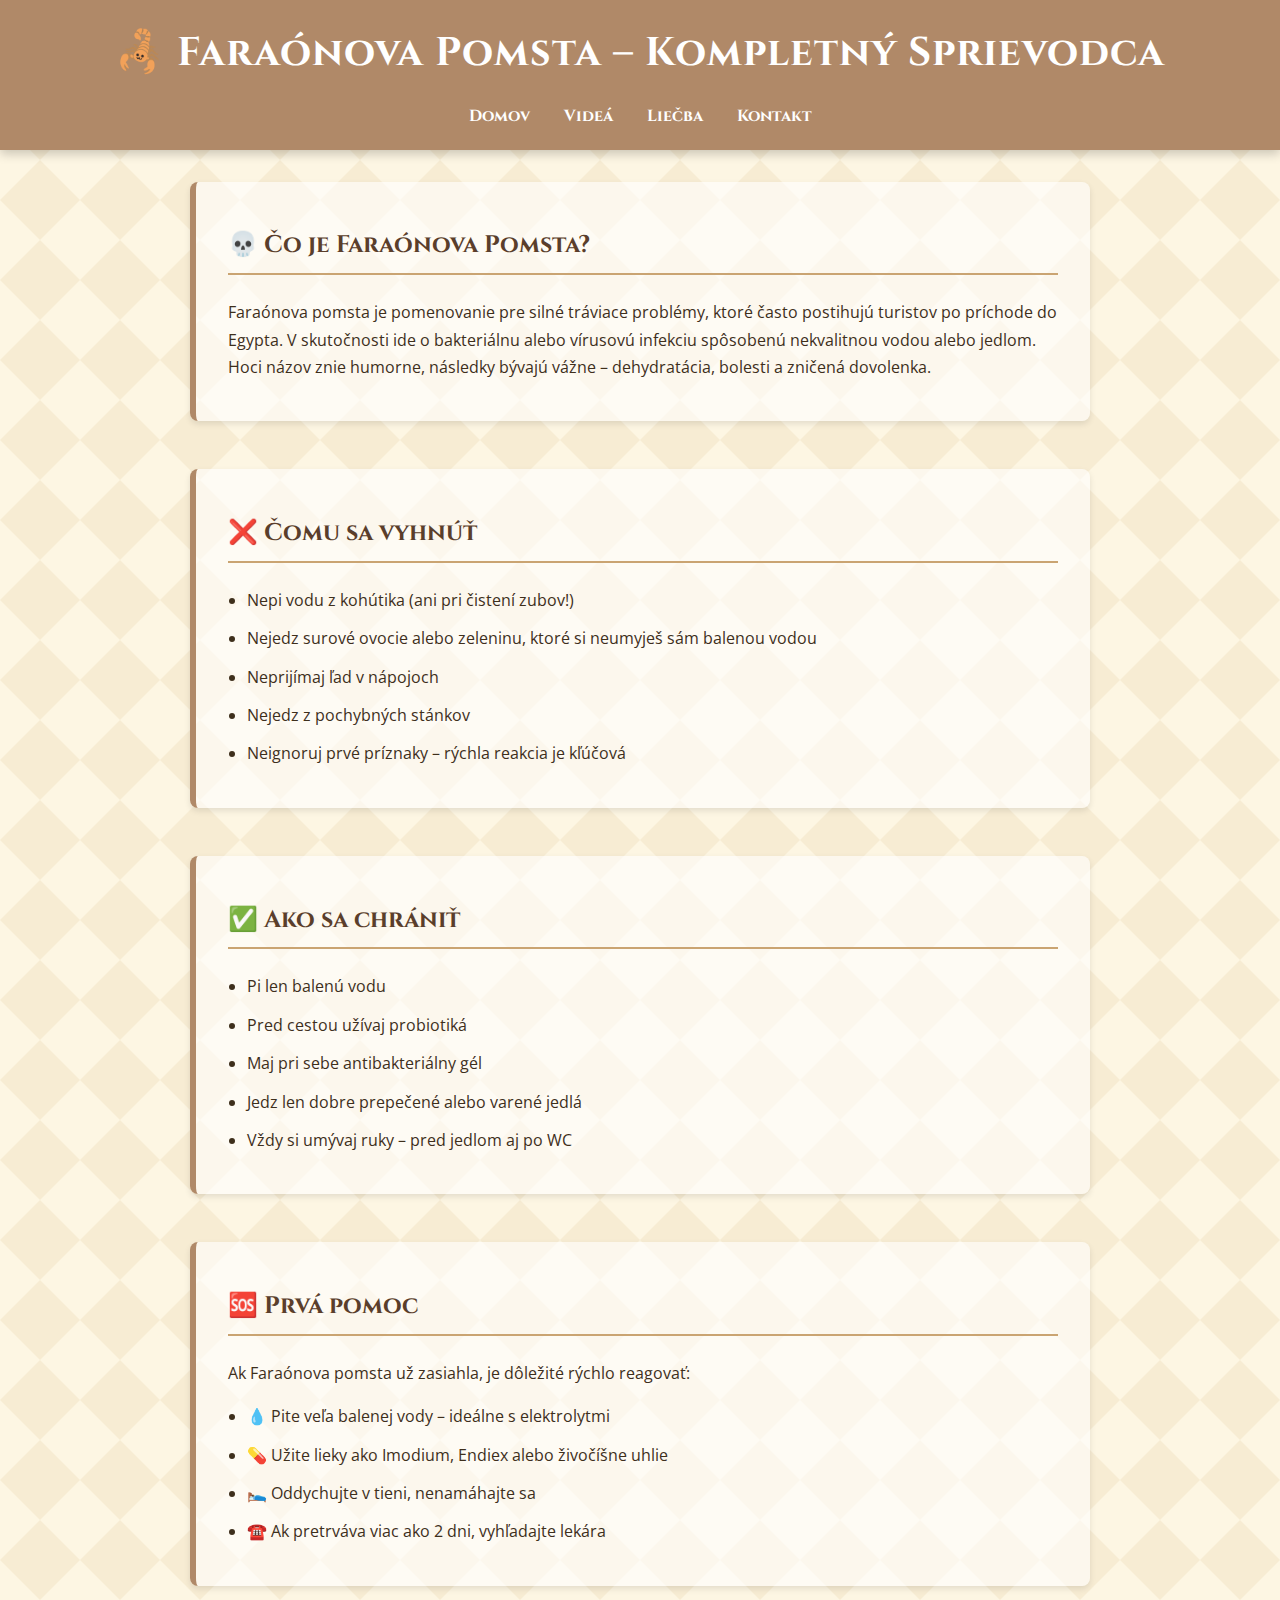
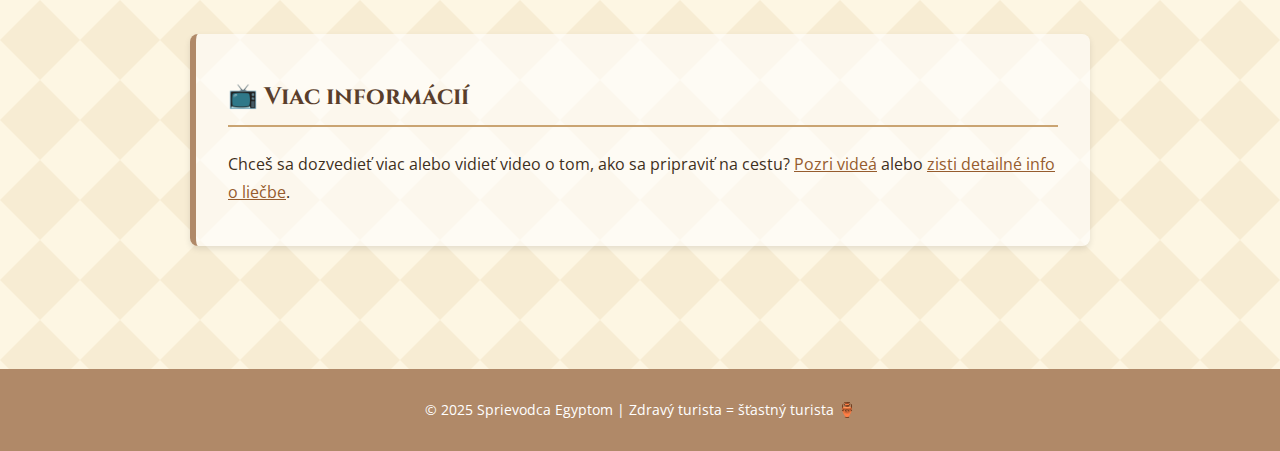
<file: index.html>
<!DOCTYPE html>
<html lang="sk">
<head>
  <meta charset="UTF-8">
  <meta name="viewport" content="width=device-width, initial-scale=1.0">
  <title>Faraónova Pomsta – Prevencia a Rady</title>
  <link rel="stylesheet" href="style.css">
</head>
<body>
  <header>
    <h1>🦂 Faraónova Pomsta – Kompletný Sprievodca</h1>
    <nav>
      <a href="index.html">Domov</a>
      <a href="video.html">Videá</a>
      <a href="liecba.html">Liečba</a>
      <a href="kontakt.html">Kontakt</a>
    </nav>
  </header>

  <main>
    <section>
      <h2>💀 Čo je Faraónova Pomsta?</h2>
      <p>Faraónova pomsta je pomenovanie pre silné tráviace problémy, ktoré často postihujú turistov po príchode do Egypta. V skutočnosti ide o bakteriálnu alebo vírusovú infekciu spôsobenú nekvalitnou vodou alebo jedlom. Hoci názov znie humorne, následky bývajú vážne – dehydratácia, bolesti a zničená dovolenka.</p>
    </section>

    <section>
      <h2>❌ Čomu sa vyhnúť</h2>
      <ul>
        <li>Nepi vodu z kohútika (ani pri čistení zubov!)</li>
        <li>Nejedz surové ovocie alebo zeleninu, ktoré si neumyješ sám balenou vodou</li>
        <li>Neprijímaj ľad v nápojoch</li>
        <li>Nejedz z pochybných stánkov</li>
        <li>Neignoruj prvé príznaky – rýchla reakcia je kľúčová</li>
      </ul>
    </section>

    <section>
      <h2>✅ Ako sa chrániť</h2>
      <ul>
        <li>Pi len balenú vodu</li>
        <li>Pred cestou užívaj probiotiká</li>
        <li>Maj pri sebe antibakteriálny gél</li>
        <li>Jedz len dobre prepečené alebo varené jedlá</li>
        <li>Vždy si umývaj ruky – pred jedlom aj po WC</li>
      </ul>
    </section>

    <section>
      <h2>🆘 Prvá pomoc</h2>
      <p>Ak Faraónova pomsta už zasiahla, je dôležité rýchlo reagovať:</p>
      <ul>
        <li>💧 Pite veľa balenej vody – ideálne s elektrolytmi</li>
        <li>💊 Užite lieky ako Imodium, Endiex alebo živočíšne uhlie</li>
        <li>🛌 Oddychujte v tieni, nenamáhajte sa</li>
        <li>☎️ Ak pretrváva viac ako 2 dni, vyhľadajte lekára</li>
      </ul>
    </section>

    <section>
      <h2>📺 Viac informácií</h2>
      <p>Chceš sa dozvedieť viac alebo vidieť video o tom, ako sa pripraviť na cestu? <a href="video.html">Pozri videá</a> alebo <a href="liecba.html">zisti detailné info o liečbe</a>.</p>
    </section>
  </main>

  <footer>
    <p>© 2025 Sprievodca Egyptom | Zdravý turista = šťastný turista 🏺</p>
  </footer>
</body>
</html>
</file>
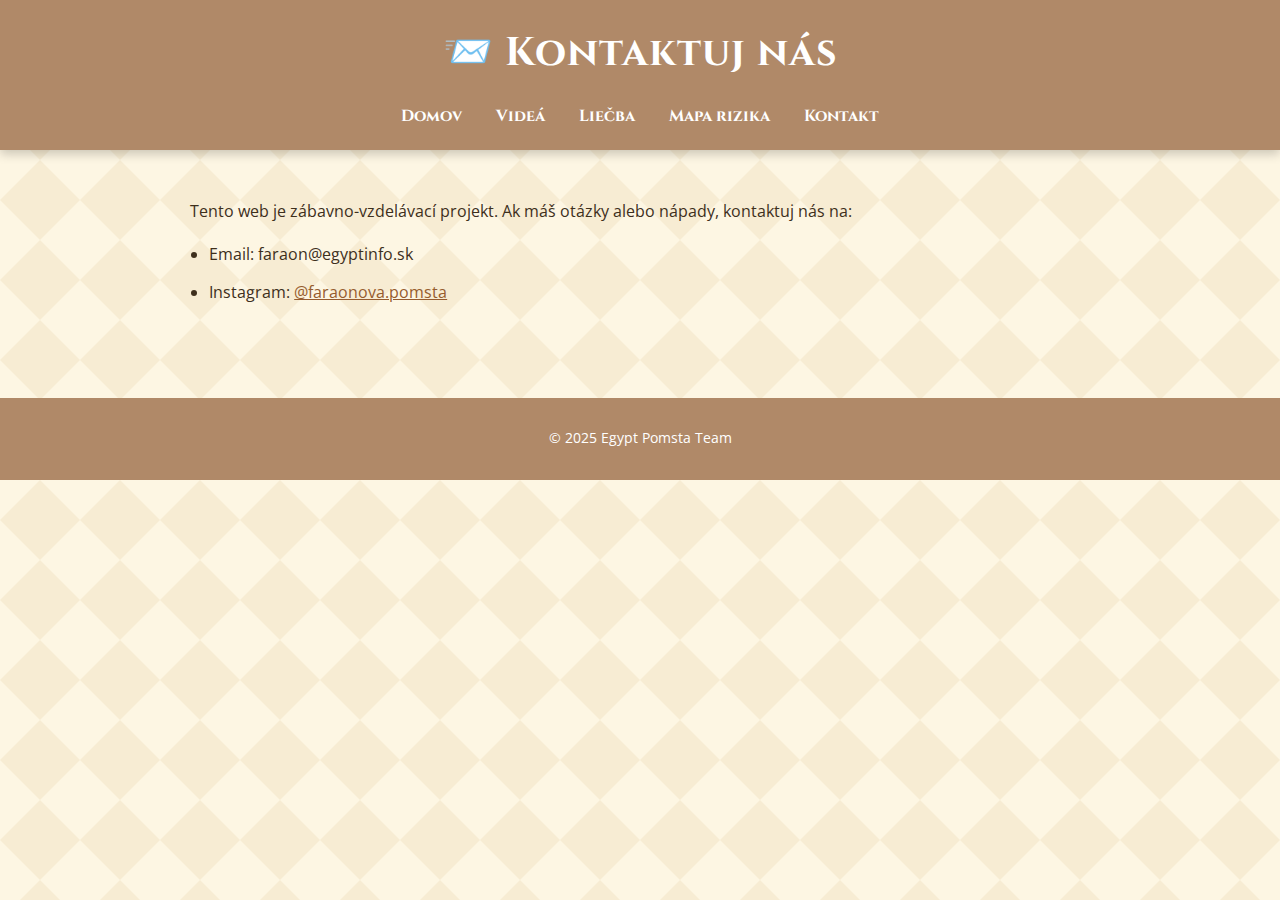
<file: kontakt.html>
<!DOCTYPE html>
<html lang="sk">
<head>
  <meta charset="UTF-8">
  <title>Kontakt</title>
  <link rel="stylesheet" href="style.css">
</head>
<body>
  <header>
    <h1>📨 Kontaktuj nás</h1>
    <nav>
      <a href="index.html">Domov</a>
      <a href="video.html">Videá</a>
      <a href="liecba.html">Liečba</a>
      <a href="mapa.html">Mapa rizika</a>
      <a href="kontakt.html">Kontakt</a>
    </nav>
  </header>

  <main>
    <p>Tento web je zábavno-vzdelávací projekt. Ak máš otázky alebo nápady, kontaktuj nás na:</p>
    <ul>
      <li>Email: faraon@egyptinfo.sk</li>
      <li>Instagram: <a href="#">@faraonova.pomsta</a></li>
    </ul>
  </main>

  <footer>
    <p>© 2025 Egypt Pomsta Team</p>
  </footer>
</body>
</html>
</file>
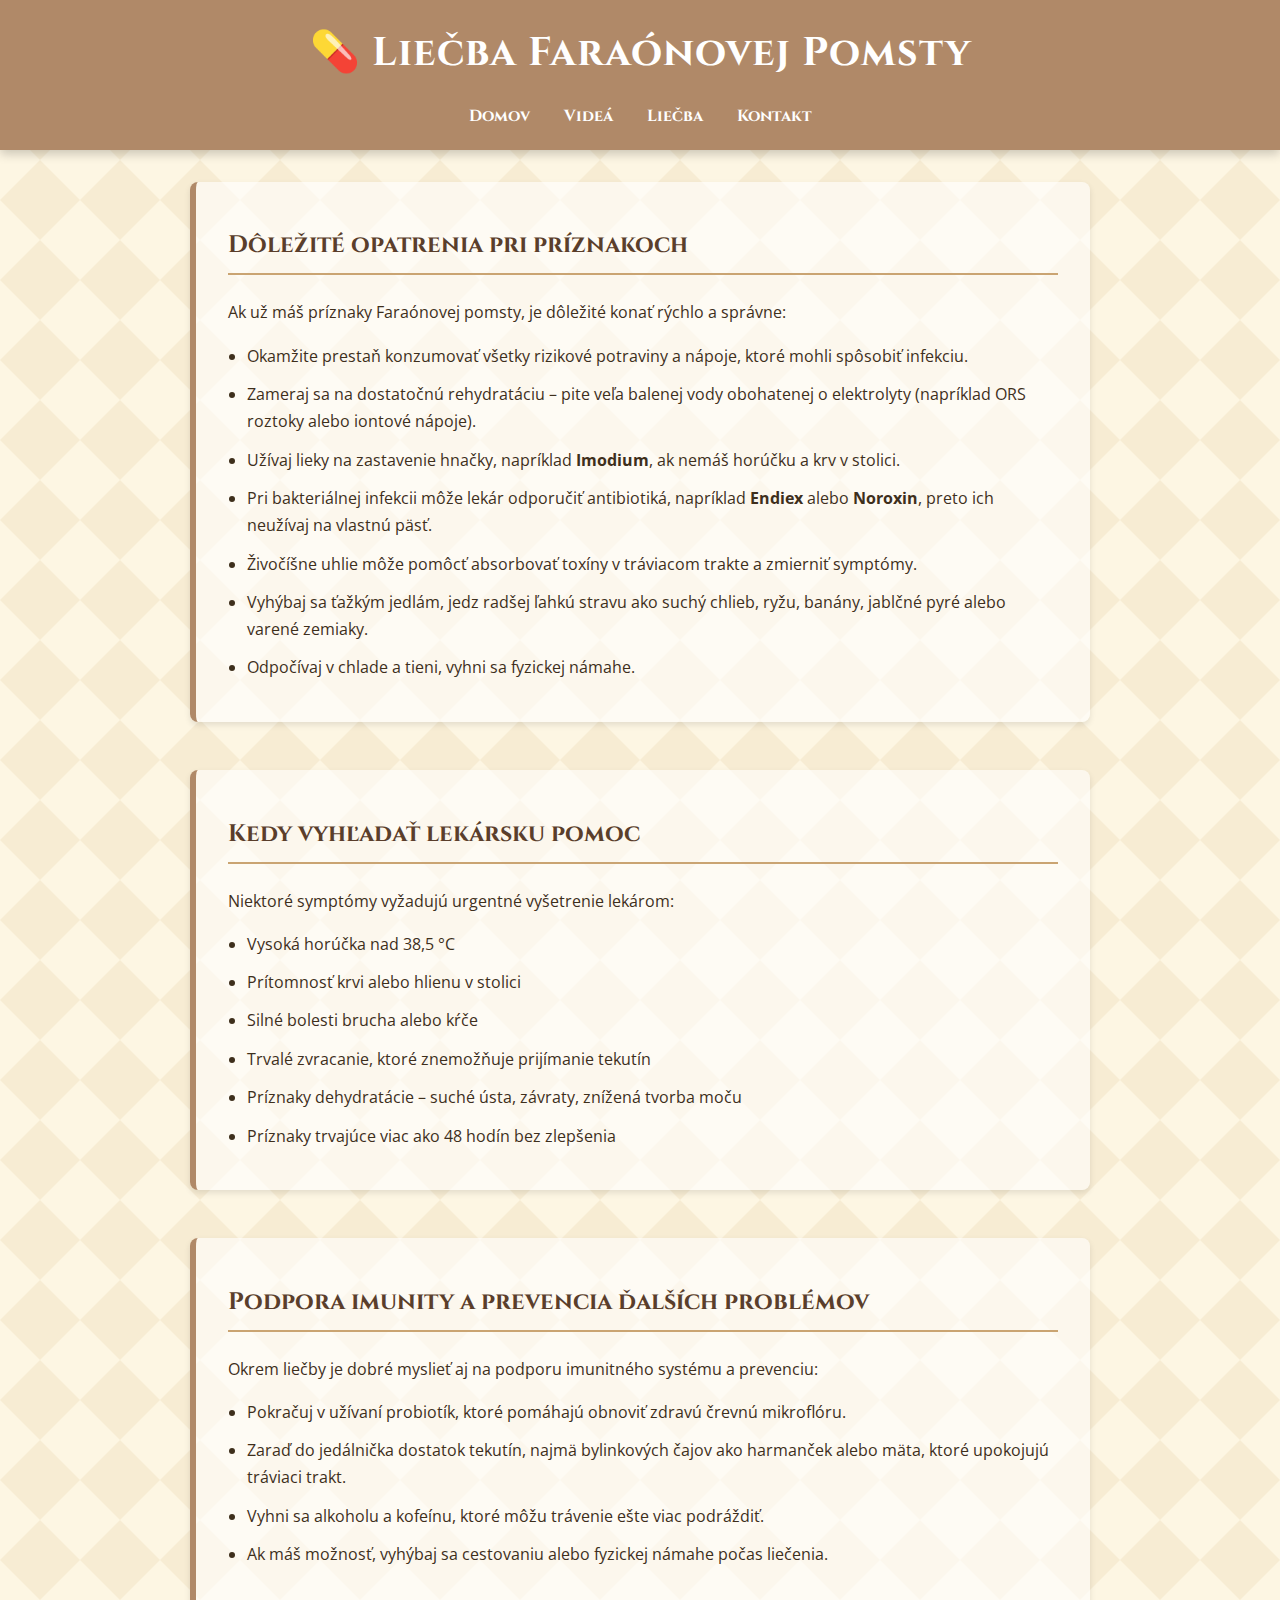
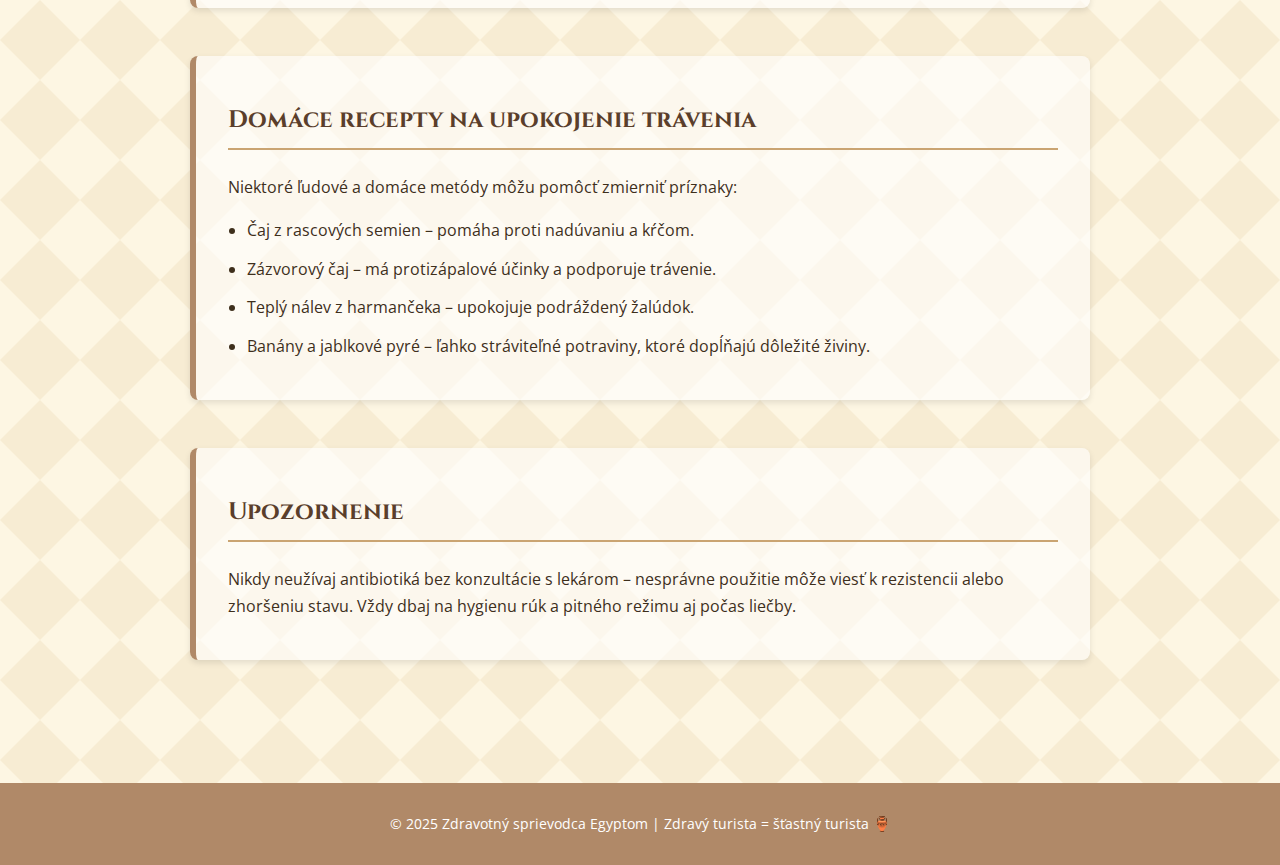
<file: liecba.html>
<!DOCTYPE html>
<html lang="sk">
<head>
  <meta charset="UTF-8" />
  <meta name="viewport" content="width=device-width, initial-scale=1.0" />
  <title>Liečba a pomoc – Faraónova Pomsta</title>
  <link rel="stylesheet" href="style.css" />
</head>
<body>
  <header>
    <h1>💊 Liečba Faraónovej Pomsty</h1>
    <nav aria-label="Hlavná navigácia">
      <a href="index.html">Domov</a>
      <a href="video.html">Videá</a>
      <a href="liecba.html">Liečba</a>
      <a href="kontakt.html">Kontakt</a>
    </nav>
  </header>

  <main>
    <section>
      <h2>Dôležité opatrenia pri príznakoch</h2>
      <p>Ak už máš príznaky Faraónovej pomsty, je dôležité konať rýchlo a správne:</p>
      <ul>
        <li>Okamžite prestaň konzumovať všetky rizikové potraviny a nápoje, ktoré mohli spôsobiť infekciu.</li>
        <li>Zameraj sa na dostatočnú rehydratáciu – pite veľa balenej vody obohatenej o elektrolyty (napríklad ORS roztoky alebo iontové nápoje).</li>
        <li>Užívaj lieky na zastavenie hnačky, napríklad <strong>Imodium</strong>, ak nemáš horúčku a krv v stolici.</li>
        <li>Pri bakteriálnej infekcii môže lekár odporučiť antibiotiká, napríklad <strong>Endiex</strong> alebo <strong>Noroxin</strong>, preto ich neužívaj na vlastnú päsť.</li>
        <li>Živočíšne uhlie môže pomôcť absorbovať toxíny v tráviacom trakte a zmierniť symptómy.</li>
        <li>Vyhýbaj sa ťažkým jedlám, jedz radšej ľahkú stravu ako suchý chlieb, ryžu, banány, jablčné pyré alebo varené zemiaky.</li>
        <li>Odpočívaj v chlade a tieni, vyhni sa fyzickej námahe.</li>
      </ul>
    </section>

    <section>
      <h2>Kedy vyhľadať lekársku pomoc</h2>
      <p>Niektoré symptómy vyžadujú urgentné vyšetrenie lekárom:</p>
      <ul>
        <li>Vysoká horúčka nad 38,5 °C</li>
        <li>Prítomnosť krvi alebo hlienu v stolici</li>
        <li>Silné bolesti brucha alebo kŕče</li>
        <li>Trvalé zvracanie, ktoré znemožňuje prijímanie tekutín</li>
        <li>Príznaky dehydratácie – suché ústa, závraty, znížená tvorba moču</li>
        <li>Príznaky trvajúce viac ako 48 hodín bez zlepšenia</li>
      </ul>
    </section>

    <section>
      <h2>Podpora imunity a prevencia ďalších problémov</h2>
      <p>Okrem liečby je dobré myslieť aj na podporu imunitného systému a prevenciu:</p>
      <ul>
        <li>Pokračuj v užívaní probiotík, ktoré pomáhajú obnoviť zdravú črevnú mikroflóru.</li>
        <li>Zaraď do jedálnička dostatok tekutín, najmä bylinkových čajov ako harmanček alebo mäta, ktoré upokojujú tráviaci trakt.</li>
        <li>Vyhni sa alkoholu a kofeínu, ktoré môžu trávenie ešte viac podráždiť.</li>
        <li>Ak máš možnosť, vyhýbaj sa cestovaniu alebo fyzickej námahe počas liečenia.</li>
      </ul>
    </section>

    <section>
      <h2>Domáce recepty na upokojenie trávenia</h2>
      <p>Niektoré ľudové a domáce metódy môžu pomôcť zmierniť príznaky:</p>
      <ul>
        <li>Čaj z rascových semien – pomáha proti nadúvaniu a kŕčom.</li>
        <li>Zázvorový čaj – má protizápalové účinky a podporuje trávenie.</li>
        <li>Teplý nálev z harmančeka – upokojuje podráždený žalúdok.</li>
        <li>Banány a jablkové pyré – ľahko stráviteľné potraviny, ktoré dopĺňajú dôležité živiny.</li>
      </ul>
    </section>

    <section>
      <h2>Upozornenie</h2>
      <p>
        Nikdy neužívaj antibiotiká bez konzultácie s lekárom – nesprávne použitie môže viesť k rezistencii alebo zhoršeniu stavu. Vždy dbaj na hygienu rúk a pitného režimu aj počas liečby.
      </p>
    </section>
  </main>

  <footer>
    <p>© 2025 Zdravotný sprievodca Egyptom | Zdravý turista = šťastný turista 🏺</p>
  </footer>
</body>
</html>
</file>
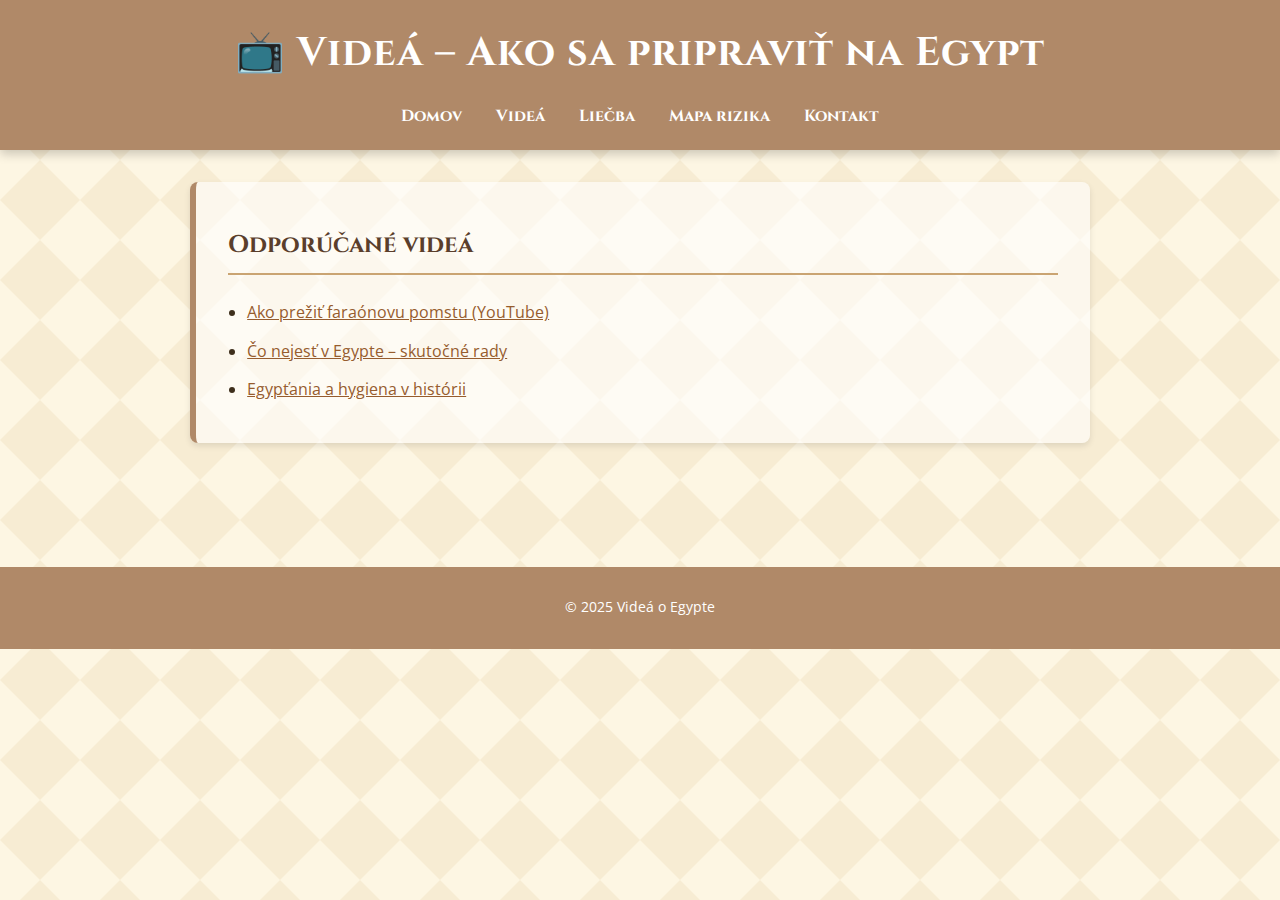
<file: video.html>
<!DOCTYPE html>
<html lang="sk">
<head>
  <meta charset="UTF-8">
  <title>Videá o Egypte a hygiene</title>
  <link rel="stylesheet" href="style.css">
</head>
<body>
  <header>
    <h1>📺 Videá – Ako sa pripraviť na Egypt</h1>
    <nav>
      <a href="index.html">Domov</a>
      <a href="video.html">Videá</a>
      <a href="liecba.html">Liečba</a>
      <a href="mapa.html">Mapa rizika</a>
      <a href="kontakt.html">Kontakt</a>
    </nav>
  </header>

  <main>
    <section>
      <h2>Odporúčané videá</h2>
      <ul>
        <li><a href="https://www.youtube.com/watch?v=MGt25mv4U9U" target="_blank">Ako prežiť faraónovu pomstu (YouTube)</a></li>
        <li><a href="https://www.youtube.com/watch?v=ifwGqkAh7UA" target="_blank">Čo nejesť v Egypte – skutočné rady</a></li>
        <li><a href="https://www.youtube.com/watch?v=3L4wn9kTrs8" target="_blank">Egypťania a hygiena v histórii</a></li>
      </ul>
    </section>
  </main>

  <footer>
    <p>© 2025 Videá o Egypte</p>
  </footer>
</body>
</html>
</file>
<file: style.css>
@import url('https://fonts.googleapis.com/css2?family=Cinzel:wght@500&family=Open+Sans&display=swap');

body {
  margin: 0;
  font-family: 'Open Sans', sans-serif;
  background-color: #fdf6e3;
  background-image: url("data:image/svg+xml,%3Csvg width='80' height='80' viewBox='0 0 80 80' xmlns='http://www.w3.org/2000/svg'%3E%3Cg fill='%23e2c290' fill-opacity='0.2'%3E%3Cpath d='M40 0L80 40L40 80L0 40Z'/%3E%3C/g%3E%3C/svg%3E");
  color: #3e2f1c;
  line-height: 1.7;
}

header {
  background-color: #b08968;
  color: white;
  padding: 1.2em 2em;
  font-family: 'Cinzel', serif;
  text-align: center;
  box-shadow: 0 4px 10px rgba(0, 0, 0, 0.2);
}

header h1 {
  margin: 0;
  font-size: 2.5em;
  letter-spacing: 1px;
}

nav {
  margin-top: 1em;
}

nav a {
  color: white;
  margin: 0 15px;
  text-decoration: none;
  font-weight: bold;
  border-bottom: 2px solid transparent;
  padding-bottom: 4px;
  transition: all 0.3s ease;
}

nav a:hover {
  border-bottom: 2px solid white;
}

main {
  padding: 2em;
  max-width: 900px;
  margin: auto;
}

section {
  margin-bottom: 3em;
  background: rgba(255, 255, 255, 0.6);
  padding: 1.5em 2em;
  border-left: 6px solid #b08968;
  border-radius: 8px;
  box-shadow: 0 3px 6px rgba(0,0,0,0.1);
}

h2 {
  font-family: 'Cinzel', serif;
  color: #5a3e2b;
  border-bottom: 2px solid #caa472;
  padding-bottom: 0.3em;
  margin-bottom: 1em;
}

ul {
  padding-left: 1.2em;
}

ul li {
  margin-bottom: 0.7em;
}

a {
  color: #965c2e;
}

a:hover {
  text-decoration: underline;
}

footer {
  text-align: center;
  background-color: #b08968;
  color: white;
  padding: 1em;
  font-size: 0.9em;
  font-family: 'Open Sans', sans-serif;
  margin-top: 3em;
}
</file>
